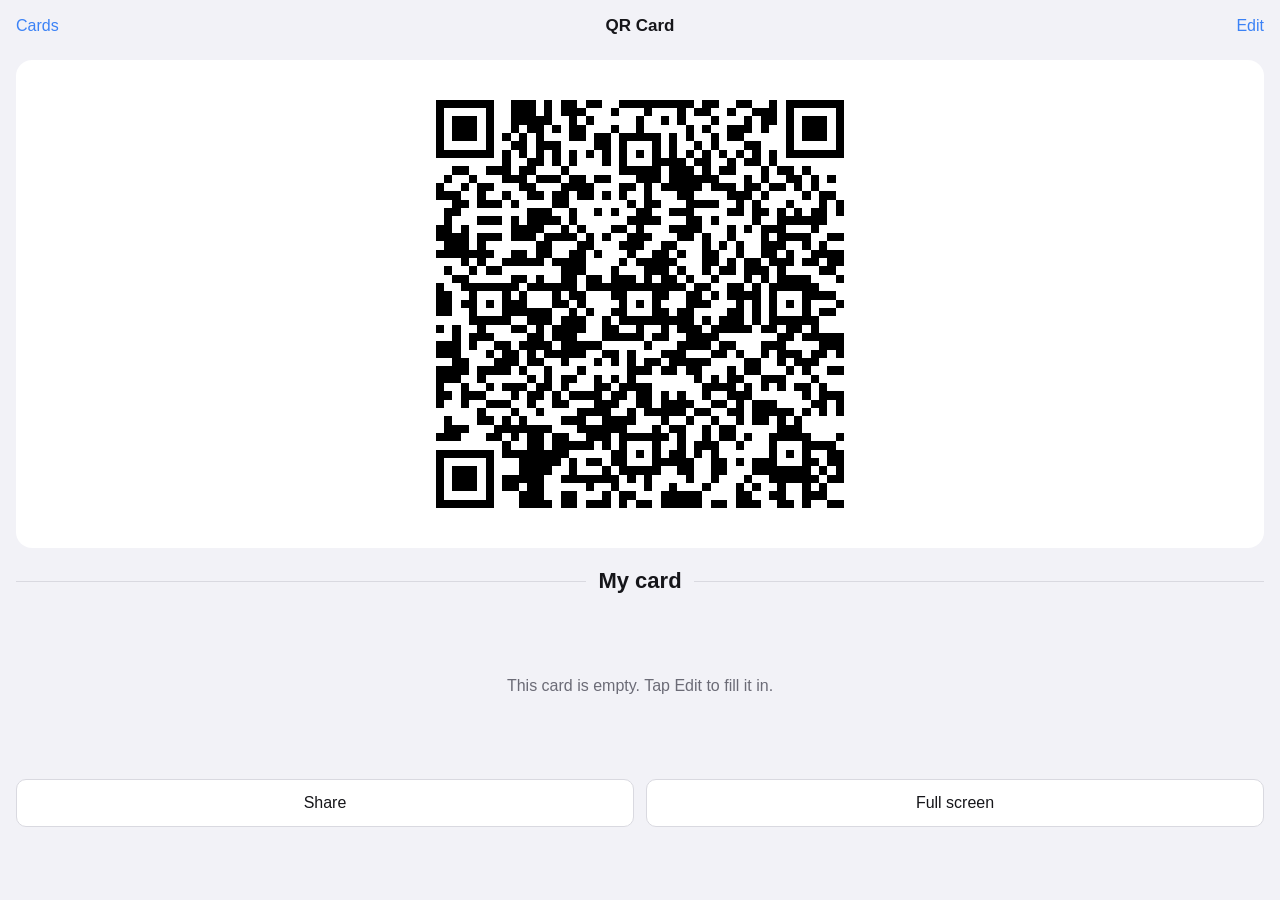
<file: index.html>
<!doctype html>
<html lang="en">
<head>
<meta charset="utf-8">
<meta name="viewport" content="width=device-width, initial-scale=1, viewport-fit=cover">
<title>QR Card</title>
<meta name="description" content="Show a QR code that adds you as a contact. Works offline.">
<link rel="manifest" href="./manifest.webmanifest">
<meta name="theme-color" content="#0b0b0f">
<meta name="apple-mobile-web-app-capable" content="yes">
<meta name="apple-mobile-web-app-status-bar-style" content="black-translucent">
<meta name="apple-mobile-web-app-title" content="QR Card">
<link rel="apple-touch-icon" href="./assets/icons/apple-touch-icon.png">
<link rel="icon" href="./assets/icons/icon-192.png">
<link rel="stylesheet" href="./css/app.css">
</head>
<body>

<svg class="sprite" aria-hidden="true" focusable="false" xmlns="http://www.w3.org/2000/svg">
  <symbol id="ic-person" viewBox="0 0 24 24"><path d="M12 12a5 5 0 1 0 0-10 5 5 0 0 0 0 10Zm0 2c-4.4 0-8 2.5-8 5.5V22h16v-2.5c0-3-3.6-5.5-8-5.5Z"/></symbol>
  <symbol id="ic-work" viewBox="0 0 24 24"><path d="M9 4a2 2 0 0 0-2 2v1H4a2 2 0 0 0-2 2v9a2 2 0 0 0 2 2h16a2 2 0 0 0 2-2V9a2 2 0 0 0-2-2h-3V6a2 2 0 0 0-2-2H9Zm0 2h6v1H9V6Z"/></symbol>
  <symbol id="ic-phone" viewBox="0 0 24 24"><path d="M6.4 3H4.2A2.2 2.2 0 0 0 2 5.2 16.8 16.8 0 0 0 18.8 22a2.2 2.2 0 0 0 2.2-2.2v-2.2a1 1 0 0 0-.7-1l-4-1.2a1 1 0 0 0-1 .25l-1.3 1.3a13.4 13.4 0 0 1-6-6l1.3-1.3a1 1 0 0 0 .25-1l-1.2-4a1 1 0 0 0-.95-.65Z"/></symbol>
  <symbol id="ic-mail" viewBox="0 0 24 24"><path d="M3 5h18a1 1 0 0 1 1 1v12a1 1 0 0 1-1 1H3a1 1 0 0 1-1-1V6a1 1 0 0 1 1-1Zm1.5 2L12 12.2 19.5 7h-15Z"/></symbol>
  <symbol id="ic-link" viewBox="0 0 24 24"><path d="M10.6 13.4a1 1 0 0 1 0-1.4l1.4-1.4a1 1 0 0 1 1.4 1.4l-1.4 1.4a1 1 0 0 1-1.4 0Z"/><path d="M8.8 17.7 7.4 19a3.5 3.5 0 0 1-5-5l3.2-3.2a3.5 3.5 0 0 1 5 0 1 1 0 1 1-1.4 1.42 1.5 1.5 0 0 0-2.12 0L3.8 15.5a1.5 1.5 0 0 0 2.12 2.12l1.4-1.4a1 1 0 0 1 1.5 1.5Zm6.4-11.4L16.6 5a3.5 3.5 0 0 1 5 5l-3.2 3.2a3.5 3.5 0 0 1-5 0 1 1 0 1 1 1.4-1.42 1.5 1.5 0 0 0 2.12 0L20.2 8.5a1.5 1.5 0 0 0-2.12-2.12l-1.4 1.4a1 1 0 0 1-1.5-1.5Z"/></symbol>
  <symbol id="ic-pin" viewBox="0 0 24 24"><path d="M12 2a7 7 0 0 0-7 7c0 5 7 13 7 13s7-8 7-13a7 7 0 0 0-7-7Zm0 9.5A2.5 2.5 0 1 1 12 6.5a2.5 2.5 0 0 1 0 5Z"/></symbol>
  <symbol id="ic-note" viewBox="0 0 24 24"><path d="M5 3h10l4 4v14a1 1 0 0 1-1 1H5a1 1 0 0 1-1-1V4a1 1 0 0 1 1-1Zm2 6h8v2H7V9Zm0 4h8v2H7v-2Zm0 4h5v2H7v-2Z"/></symbol>
  <symbol id="ic-chevron" viewBox="0 0 24 24"><path d="M9.3 6.3a1 1 0 0 1 1.4 0l5 5a1 1 0 0 1 0 1.4l-5 5a1 1 0 0 1-1.4-1.4L13.6 12 9.3 7.7a1 1 0 0 1 0-1.4Z"/></symbol>
</svg>

<header class="appbar">
  <button class="appbar__btn appbar__btn--left" id="ab-left" type="button"></button>
  <h1 class="appbar__title" id="ab-title">QR Card</h1>
  <button class="appbar__btn appbar__btn--right" id="ab-right" type="button"></button>
</header>

<main id="view" class="view"></main>

<div id="present" class="present" hidden>
  <div class="present__qr" id="present-qr"></div>
  <p class="present__name" id="present-name"></p>
  <div class="present__actions">
    <button class="btn btn--ghost" id="present-contrast" type="button">Use plain black</button>
    <button class="btn btn--ghost" id="present-close" type="button">Done</button>
  </div>
</div>

<div id="toast" class="toast" role="status" aria-live="polite" hidden></div>

<script src="./vendor/qr-code-styling.js"></script>
<script type="module" src="./js/app.js"></script>
</body>
</html>
</file>
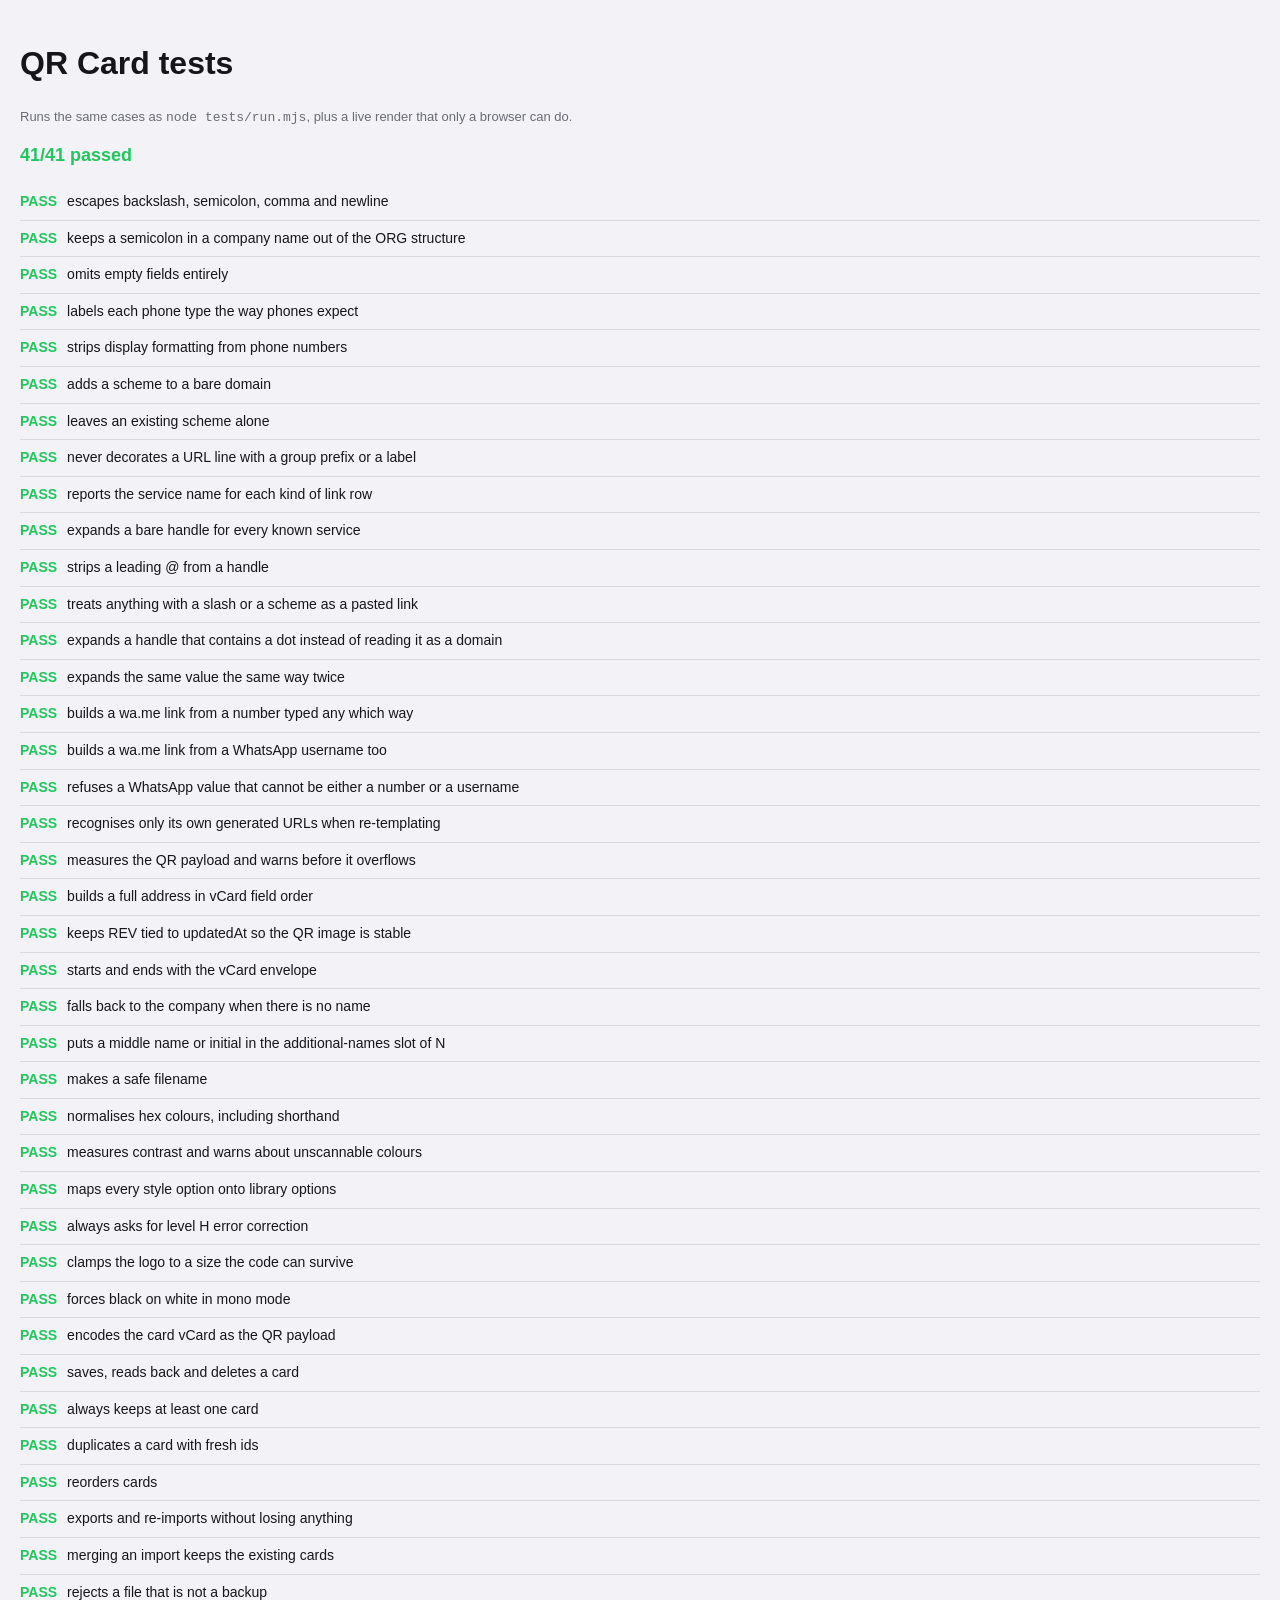
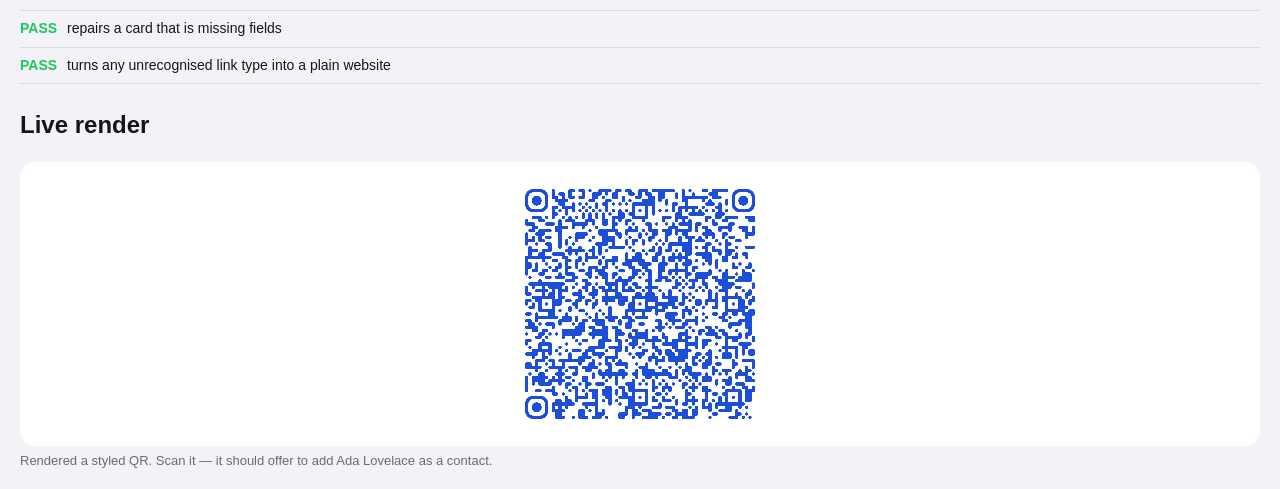
<file: tests/index.html>
<!doctype html>
<html lang="en">
<head>
<meta charset="utf-8">
<meta name="viewport" content="width=device-width, initial-scale=1">
<title>QR Card tests</title>
<link rel="stylesheet" href="../css/app.css">
<style>
  body { padding: 20px; }
  .result { display: flex; gap: 10px; padding: 8px 0; border-bottom: 1px solid var(--border); font-size: 14px; }
  .tag { flex: 0 0 auto; font-weight: 700; }
  .pass .tag { color: #22c55e; }
  .fail .tag { color: var(--danger); }
  .detail { display: block; color: var(--text-dim); font-family: ui-monospace, Menlo, Consolas, monospace; }
  #summary { font-size: 18px; font-weight: 700; margin: 16px 0; }
  #render { margin-top: 24px; }
</style>
</head>
<body>
<h1>QR Card tests</h1>
<p class="hint">Runs the same cases as <code>node tests/run.mjs</code>, plus a live render that only a browser can do.</p>
<div id="summary">Running…</div>
<div id="results"></div>

<div id="render">
  <h2>Live render</h2>
  <div class="previewwrap" id="live"></div>
  <p class="hint" id="live-note"></p>
</div>

<script src="../vendor/qr-code-styling.js"></script>
<script type="module">
import { runCases } from './cases.js';
import { renderInto } from '../js/qr.js';
import { blankCard } from '../js/store.js';

const results = runCases();
const failed = results.filter((r) => !r.ok);

const list = document.getElementById('results');
for (const r of results) {
  const row = document.createElement('div');
  row.className = `result ${r.ok ? 'pass' : 'fail'}`;
  row.innerHTML = `<span class="tag">${r.ok ? 'PASS' : 'FAIL'}</span><span>${r.name}</span>`;
  if (!r.ok) {
    const detail = document.createElement('span');
    detail.className = 'detail';
    detail.textContent = r.detail;
    row.append(detail);
  }
  list.append(row);
}

const summary = document.getElementById('summary');
summary.textContent = `${results.length - failed.length}/${results.length} passed`;
summary.style.color = failed.length ? 'var(--danger)' : '#22c55e';

// The library only runs in a browser, so prove here that it actually draws something.
const note = document.getElementById('live-note');
try {
  const card = blankCard({
    firstName: 'Ada', lastName: 'Lovelace', jobTitle: 'Engineer', company: 'Analytical Engines',
    dotStyle: 'rounded', eyeFrameStyle: 'extra-rounded', eyeDotStyle: 'dot', qrColor: '#1D4ED8',
  });
  card.phones = [{ id: 'p', type: 'mobile', value: '+1 555 010 0100' }];
  renderInto(document.getElementById('live'), card, { size: 260 });
  note.textContent = 'Rendered a styled QR. Scan it — it should offer to add Ada Lovelace as a contact.';
} catch (err) {
  note.textContent = `Render failed: ${err.message}`;
  note.style.color = 'var(--danger)';
}
</script>
</body>
</html>
</file>
<file: css/app.css>
/* QR Card — design tokens + components. Dark by default, light under prefers-color-scheme. */

:root {
  --bg: #0b0b0f;
  --surface: #17171d;
  --surface-2: #202028;
  --border: #2a2a34;
  --text: #f4f4f6;
  --text-dim: #9a9aa8;
  --accent: #3b82f6;
  --danger: #ef4444;
  --panel: #ffffff;
  --radius: 16px;
  --radius-sm: 10px;
  --gap: 12px;
  --pad: 16px;
  --appbar-h: 52px;
  --safe-t: env(safe-area-inset-top, 0px);
  --safe-b: env(safe-area-inset-bottom, 0px);
  --safe-l: env(safe-area-inset-left, 0px);
  --safe-r: env(safe-area-inset-right, 0px);
  color-scheme: dark;
}

:root[data-theme="light"] {
  --bg: #f2f2f7;
  --surface: #ffffff;
  --surface-2: #ffffff;
  --border: #d9d9e0;
  --text: #16161a;
  --text-dim: #6b6b76;
  --panel: #ffffff;
  color-scheme: light;
}

@media (prefers-color-scheme: light) {
  :root:not([data-theme="dark"]) {
    --bg: #f2f2f7;
    --surface: #ffffff;
    --surface-2: #ffffff;
    --border: #d9d9e0;
    --text: #16161a;
    --text-dim: #6b6b76;
    color-scheme: light;
  }
}

* { box-sizing: border-box; }

/* Only <html> carries the overflow rule, and neither element gets a height. Giving <body>
   `height:100%` alongside `overflow-x:hidden` makes overflow-y compute to auto, so the
   body turns into its own scroll container: the page then has two scrollers, and the
   outer one scrolls over empty space below the viewport-tall body. */
html { overflow-x: hidden; }
html, body { margin: 0; padding: 0; }

body {
  background: var(--bg);
  color: var(--text);
  font: 16px/1.4 -apple-system, BlinkMacSystemFont, "Segoe UI", Roboto, "Helvetica Neue", Arial, sans-serif;
  -webkit-text-size-adjust: 100%;
  -webkit-tap-highlight-color: transparent;
}

.sprite { position: absolute; width: 0; height: 0; overflow: hidden; }

/* ---------- app bar ---------- */

.appbar {
  position: sticky;
  top: 0;
  z-index: 20;
  display: grid;
  grid-template-columns: 1fr auto 1fr;
  align-items: center;
  gap: 8px;
  height: calc(var(--appbar-h) + var(--safe-t));
  padding: var(--safe-t) calc(var(--pad) + var(--safe-r)) 0 calc(var(--pad) + var(--safe-l));
  background: var(--bg);
}

.appbar__title {
  margin: 0;
  font-size: 17px;
  font-weight: 700;
  text-align: center;
  white-space: nowrap;
  overflow: hidden;
  text-overflow: ellipsis;
}

.appbar__btn {
  min-height: 44px;
  padding: 0;
  border: 0;
  background: none;
  color: var(--accent);
  font: inherit;
  cursor: pointer;
}
.appbar__btn:empty { visibility: hidden; }
.appbar__btn--left { justify-self: start; text-align: left; }
.appbar__btn--right { justify-self: end; text-align: right; }
.appbar__btn:active { opacity: .6; }

.view { padding-bottom: calc(24px + var(--safe-b)); }

/* ---------- card deck (display view) ---------- */

.deck {
  display: flex;
  overflow-x: auto;
  overflow-y: hidden;
  scroll-snap-type: x mandatory;
  scrollbar-width: none;
}
.deck::-webkit-scrollbar { display: none; }

.panel {
  flex: 0 0 100%;
  min-width: 100%;
  scroll-snap-align: center;
  scroll-snap-stop: always;
  padding: 8px calc(var(--pad) + var(--safe-r)) 0 calc(var(--pad) + var(--safe-l));
}

.qrpanel {
  background: var(--panel);
  border-radius: var(--radius);
  padding: 10px;
  display: flex;
  align-items: center;
  justify-content: center;
  cursor: pointer;
}
.qrpanel canvas, .qrpanel svg { display: block; max-width: 100%; height: auto; }

.cardtitle { display: flex; align-items: center; gap: 12px; margin: 18px 0 14px; }
.cardtitle::before, .cardtitle::after { content: ""; flex: 1; height: 1px; background: var(--border); }
.cardtitle h2 { margin: 0; font-size: 22px; font-weight: 700; text-align: center; }

/* ---------- field pills ---------- */

.fields { display: flex; flex-direction: column; gap: var(--gap); }

.pill {
  display: flex;
  align-items: flex-start;
  gap: 14px;
  min-height: 56px;
  padding: 12px 14px;
  background: var(--surface);
  border: 1px solid var(--border);
  border-radius: var(--radius);
  color: inherit;
  text-decoration: none;
}
.pill__icon { flex: 0 0 auto; width: 24px; height: 24px; margin-top: 2px; fill: var(--text-dim); }
.pill__body { min-width: 0; flex: 1; }
.pill__label { display: block; font-size: 13px; color: var(--text-dim); }
.pill__value { display: block; font-size: 17px; word-break: break-word; }
.pill__value--sub { font-size: 15px; color: var(--text-dim); }
a.pill .pill__value { color: var(--accent); }
a.pill:active { background: var(--surface-2); }

.dots {
  display: flex;
  justify-content: center;
  gap: 8px;
  margin: 20px auto 0;
  padding: 7px 12px;
  width: max-content;
  background: var(--surface);
  border-radius: 999px;
}
.dots[hidden] { display: none; }
.dot {
  width: 9px; height: 9px;
  border: 0; padding: 0;
  border-radius: 50%;
  background: var(--text-dim);
  opacity: .45;
  cursor: pointer;
}
.dot[aria-current="true"] { background: var(--accent); opacity: 1; }

.cardactions { display: flex; gap: var(--gap); margin-top: 18px; }
.cardactions .btn { flex: 1; }

/* ---------- generic UI ---------- */

.stack {
  padding: 8px calc(var(--pad) + var(--safe-r)) 0 calc(var(--pad) + var(--safe-l));
  display: flex;
  flex-direction: column;
  gap: var(--gap);
}

.btn {
  display: inline-flex;
  align-items: center;
  justify-content: center;
  gap: 8px;
  min-height: 48px;
  padding: 0 18px;
  border: 1px solid var(--border);
  border-radius: var(--radius-sm);
  background: var(--surface);
  color: var(--text);
  font: inherit;
  cursor: pointer;
}
.btn:active { opacity: .7; }
.btn--primary { background: var(--accent); border-color: var(--accent); color: #fff; font-weight: 600; }
.btn--danger { color: var(--danger); }
.btn--ghost { background: transparent; }
.btn--sm { min-height: 38px; font-size: 14px; padding: 0 12px; }

.section {
  /* Positioned so the .sr-only file inputs inside resolve against the section rather
     than the page: an absolutely positioned box with no positioned ancestor adds its
     own offset to the document's scrollable area. */
  position: relative;
  background: var(--surface);
  border: 1px solid var(--border);
  border-radius: var(--radius);
  padding: 14px;
}
.section > h3 {
  margin: 0 0 12px;
  font-size: 13px;
  font-weight: 600;
  letter-spacing: .06em;
  text-transform: uppercase;
  color: var(--text-dim);
}

.field { display: flex; flex-direction: column; gap: 6px; margin-bottom: 12px; }
.field:last-child { margin-bottom: 0; }
.field > label { font-size: 13px; color: var(--text-dim); }
.grid2 { display: grid; grid-template-columns: 1fr 1fr; gap: 10px; }

input[type="text"], input[type="tel"], input[type="email"], input[type="url"], select, textarea {
  width: 100%;
  min-height: 46px;
  padding: 10px 12px;
  background: var(--surface-2);
  border: 1px solid var(--border);
  border-radius: var(--radius-sm);
  color: var(--text);
  font: inherit;
  font-size: 16px;
}
:root[data-theme="light"] input, :root[data-theme="light"] select,
:root[data-theme="light"] textarea { background: #f6f6f9; }
textarea { min-height: 84px; resize: vertical; }
input:focus-visible, select:focus-visible, textarea:focus-visible, button:focus-visible {
  outline: 2px solid var(--accent);
  outline-offset: 2px;
}

.repeat { display: flex; flex-direction: column; gap: 10px; }
/* The type column fits the longest service name ("Instagram") without clipping it. */
.repeat__row { display: grid; grid-template-columns: 128px 1fr 40px; gap: 8px; align-items: start; }
.repeat__row select { min-width: 0; }
.adr { display: flex; flex-direction: column; gap: 8px; padding: 10px; border: 1px dashed var(--border); border-radius: var(--radius-sm); }
.adr__head { display: grid; grid-template-columns: 1fr 40px; gap: 8px; }
.iconbtn {
  width: 40px;
  min-height: 46px;
  border: 1px solid var(--border);
  border-radius: var(--radius-sm);
  background: var(--surface-2);
  color: var(--danger);
  font-size: 20px;
  line-height: 1;
  cursor: pointer;
}

.swatches { display: flex; gap: 10px; align-items: center; }
input[type="color"] {
  width: 52px;
  height: 46px;
  min-height: 46px;
  padding: 2px;
  border: 1px solid var(--border);
  border-radius: var(--radius-sm);
  background: var(--surface-2);
  cursor: pointer;
}
.hexinput { flex: 1; text-transform: uppercase; }

.stylegrid { display: grid; grid-template-columns: repeat(auto-fill, minmax(76px, 1fr)); gap: 10px; }
.styleopt {
  display: flex;
  flex-direction: column;
  align-items: center;
  gap: 6px;
  padding: 8px 4px;
  border: 2px solid var(--border);
  border-radius: var(--radius-sm);
  background: var(--surface-2);
  color: var(--text-dim);
  font-size: 11px;
  cursor: pointer;
}
.styleopt[aria-pressed="true"] { border-color: var(--accent); color: var(--text); }
/* No width/height here: renderInto() sets both inline, so the thumbnail size lives with
   the render call in stylePicker() — it drives the render resolution as well. */
.styleopt canvas, .styleopt svg { display: block; border-radius: 6px; background: #fff; }

.logo-preview { display: flex; align-items: center; gap: 12px; }
.logo-preview img {
  width: 56px; height: 56px;
  object-fit: contain;
  background: #fff;
  border-radius: var(--radius-sm);
  padding: 4px;
}

.warn {
  margin: 10px 0 0;
  padding: 10px 12px;
  border-radius: var(--radius-sm);
  background: rgba(239, 68, 68, .12);
  color: #fca5a5;
  font-size: 14px;
}
:root[data-theme="light"] .warn { color: #b91c1c; }
.hint { margin: 6px 0 0; font-size: 13px; color: var(--text-dim); }

.previewwrap {
  display: flex;
  justify-content: center;
  padding: 12px;
  background: var(--panel);
  border-radius: var(--radius);
}
.previewwrap canvas, .previewwrap svg { display: block; }

.cardrow {
  display: flex;
  align-items: center;
  gap: 12px;
  padding: 12px 14px;
  background: var(--surface);
  border: 1px solid var(--border);
  border-radius: var(--radius);
}
.cardrow--active { border-color: var(--accent); }
.cardrow__body {
  flex: 1; min-width: 0;
  text-align: left;
  background: none; border: 0; padding: 0;
  color: inherit; font: inherit;
  cursor: pointer;
}
.cardrow__title { font-size: 17px; font-weight: 600; }
.cardrow__sub { font-size: 13px; color: var(--text-dim); }
.cardrow__tools { display: flex; gap: 4px; }
.cardrow__tools button {
  width: 36px; height: 36px;
  border: 1px solid var(--border);
  border-radius: 8px;
  background: var(--surface-2);
  color: var(--text);
  cursor: pointer;
}

.empty { padding: 48px 16px; text-align: center; color: var(--text-dim); }

/* ---------- present mode ---------- */

.present {
  position: fixed;
  inset: 0;
  z-index: 60;
  display: flex;
  flex-direction: column;
  align-items: center;
  justify-content: center;
  gap: 18px;
  padding: calc(16px + var(--safe-t)) 16px calc(16px + var(--safe-b));
  background: #fff;
  color: #111;
}
.present[hidden] { display: none; }
.present__qr { display: flex; align-items: center; justify-content: center; }
.present__qr canvas, .present__qr svg { display: block; max-width: 100%; height: auto; }
.present__name { margin: 0; font-size: 18px; font-weight: 600; color: #111; }
.present__actions { display: flex; gap: 10px; }
.present .btn { background: #f1f1f4; border-color: #ddd; color: #111; }

/* ---------- toast ---------- */

.toast {
  position: fixed;
  left: 50%;
  bottom: calc(24px + var(--safe-b));
  z-index: 80;
  transform: translateX(-50%);
  max-width: min(92vw, 420px);
  padding: 12px 18px;
  border-radius: 999px;
  background: #2a2a34;
  color: #fff;
  font-size: 14px;
  text-align: center;
  box-shadow: 0 8px 24px rgba(0, 0, 0, .35);
}
.toast[hidden] { display: none; }

/* Visually hidden but still rendered and focusable. A file input set to display:none
   is ignored by .click() in some browsers and Android web views, so hide it this way. */
.sr-only {
  position: absolute;
  width: 1px;
  height: 1px;
  padding: 0;
  margin: -1px;
  overflow: hidden;
  clip: rect(0 0 0 0);
  clip-path: inset(50%);
  white-space: nowrap;
  border: 0;
}

/* A <label for> pointing at a file input is the most compatible way to open a file
   picker: it needs no scripted click at all. These make one look like a button. */
label.btn { cursor: pointer; }
</file>
